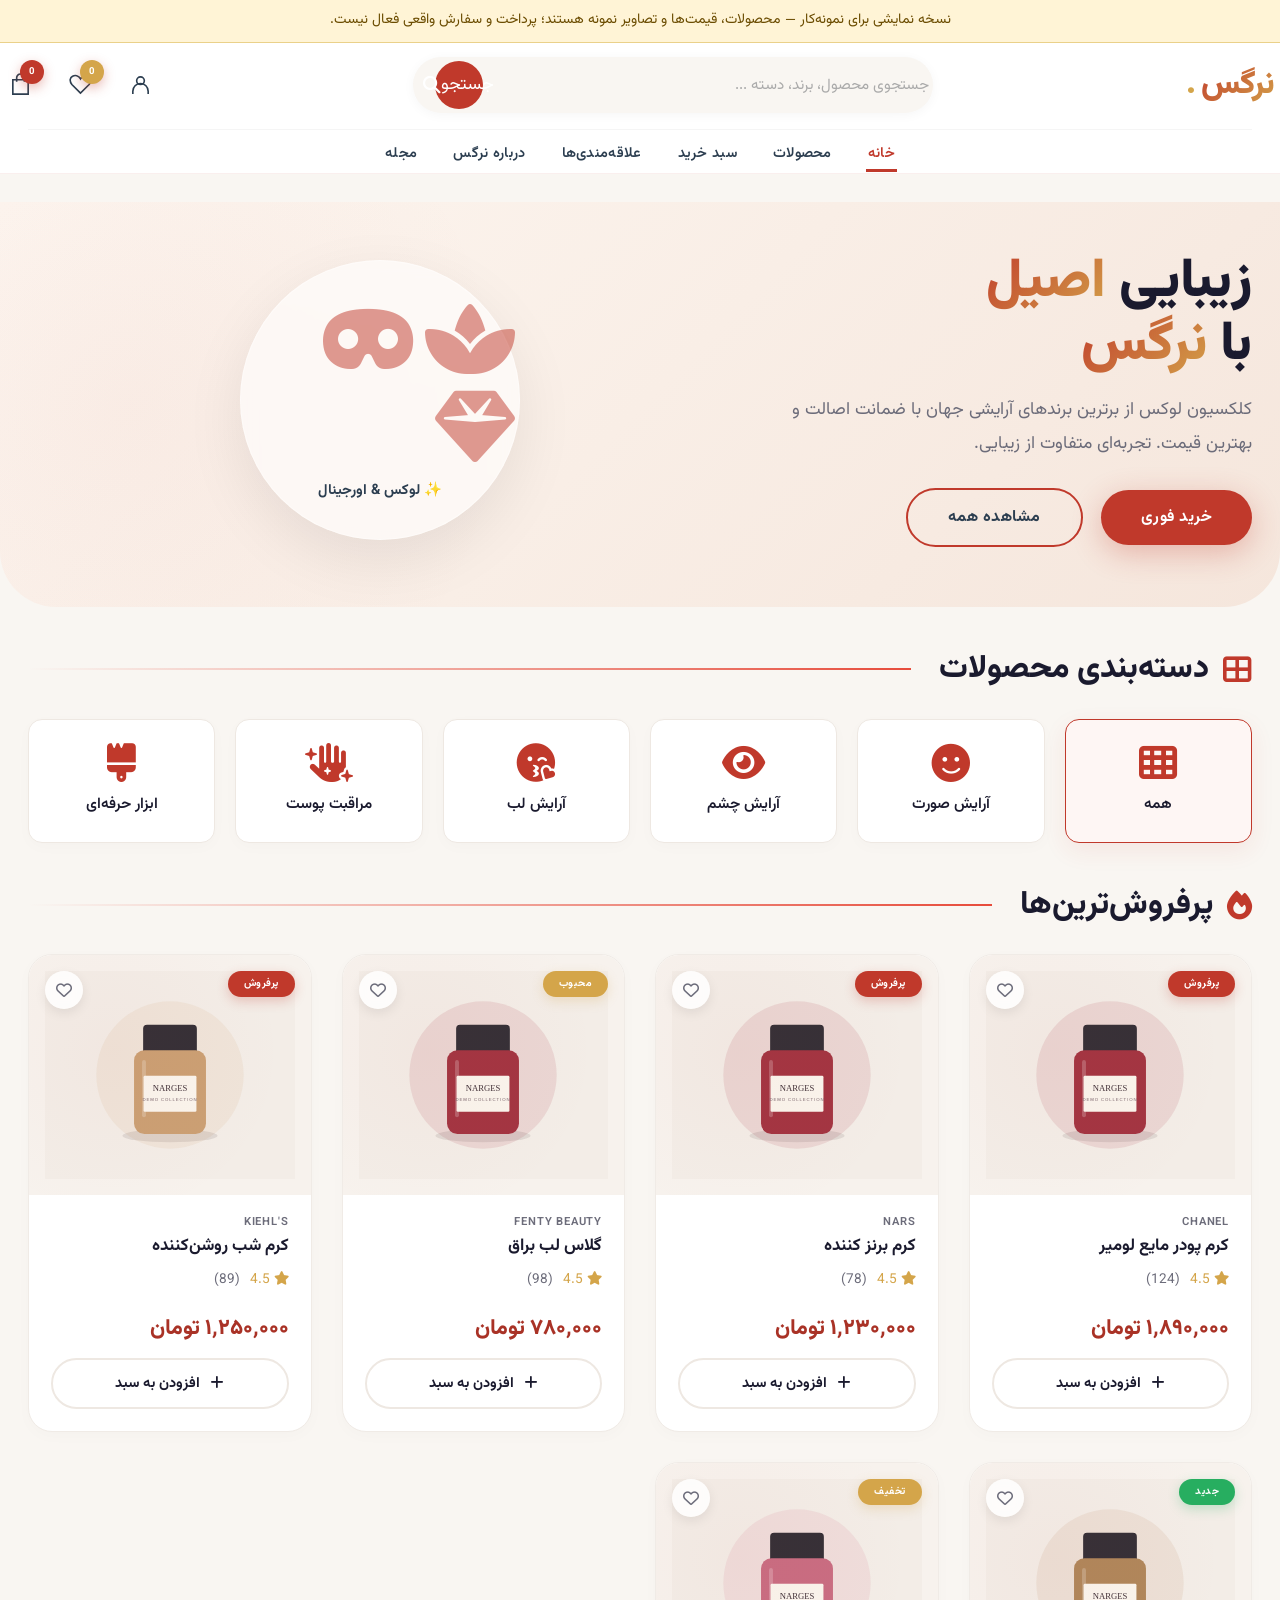
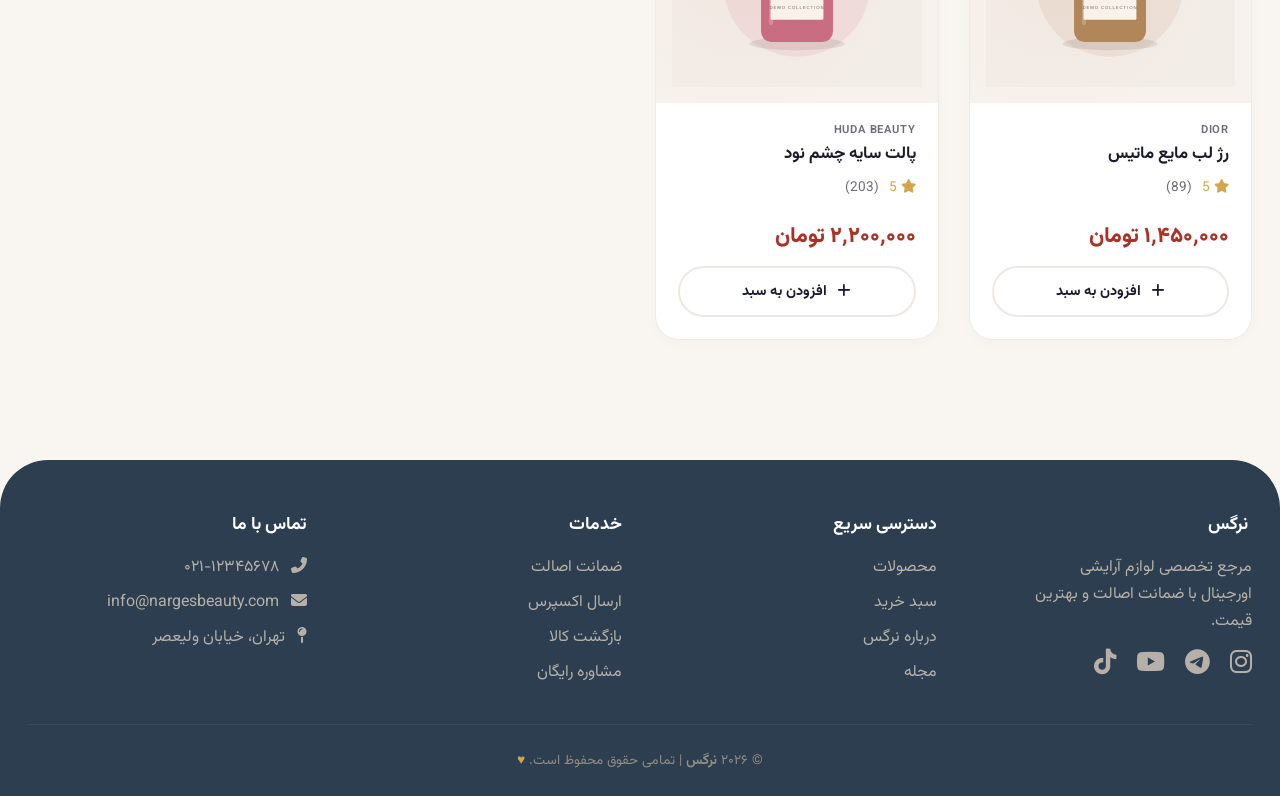
<file: index.html>
<!DOCTYPE html>
<html lang="fa" dir="rtl">
<head>
    <meta charset="UTF-8" />
    <meta name="viewport" content="width=device-width, initial-scale=1.0" />
    <meta name="description" content="نمونه‌کار فروشگاه نمایشی نرگس؛ رابط کاربری فروشگاه لوازم آرایشی با جستجو، فیلتر، علاقه‌مندی و سبد خرید آزمایشی." />
    <meta name="theme-color" content="#c0392b" />
    <title>نرگس | فروشگاه نمایشی لوازم آرایشی</title>
    <link rel="stylesheet" href="https://cdnjs.cloudflare.com/ajax/libs/font-awesome/6.5.0/css/all.min.css" />
    <link href="https://fonts.googleapis.com/css2?family=Vazirmatn:wght@300;400;500;700;900&display=swap" rel="stylesheet" />
    <link rel="stylesheet" href="styles.css">
</head>
<body>
    <div role="note" aria-label="حالت نمایشی" style="background:#fff4d6;color:#6b4c00;text-align:center;padding:9px 16px;font-size:.88rem;border-bottom:1px solid #ead18a">نسخه نمایشی برای نمونه‌کار — محصولات، قیمت‌ها و تصاویر نمونه هستند؛ پرداخت و سفارش واقعی فعال نیست.</div>

<!-- ==================== HEADER ==================== -->
<header class="header" id="app-header">
    <div class="container header-inner">
        <a href="#" class="logo" data-page="home">
            <i class="fas fa-flower"></i>
            <span class="narges">نرگس</span><span class="dot">.</span>
        </a>
        <div class="search-wrap">
            <input type="text" id="searchInput" aria-label="جستجوی محصول" placeholder="جستجوی محصول، برند، دسته ..." />
            <button id="searchBtn" aria-label="جستجو">جستجو<i class="fas fa-search"></i></button>
        </div>
        <div class="header-icons">
            <a href="#" data-page="profile" aria-label="حساب کاربری"><svg aria-hidden="true" viewBox="0 0 24 24"><circle cx="12" cy="8" r="4"/><path d="M4 22v-3a8 8 0 0 1 16 0v3"/></svg></a>
            <a href="#" data-page="wishlist" id="wishlistIcon" aria-label="علاقه‌مندی‌ها">
                <svg aria-hidden="true" viewBox="0 0 24 24"><path d="M12 21 3 12C-3 4 8-1 12 6c4-7 15-2 9 6Z"/></svg>
                <span class="badge-cart" id="wishlistCount" style="background:var(--gold);">0</span>
            </a>
            <a href="#" data-page="cart" id="cartIcon" aria-label="سبد خرید">
                <svg aria-hidden="true" viewBox="0 0 24 24"><path d="M4 7h16v15H4Z"/><path d="M8 9V5a4 4 0 0 1 8 0v4"/></svg>
                <span class="badge-cart" id="cartCount">0</span>
            </a>
        </div>
    </div>
    <nav class="container">
        <ul class="nav-links" id="navLinks">
            <li><a href="#" data-page="home" class="active">خانه</a></li>
            <li><a href="#" data-page="products">محصولات</a></li>
            <li><a href="#" data-page="cart">سبد خرید</a></li>
            <li><a href="#" data-page="wishlist">علاقه‌مندی‌ها</a></li>
            <li><a href="#" data-page="about">درباره نرگس</a></li>
            <li><a href="#" data-page="blog">مجله</a></li>
        </ul>
    </nav>
</header>

<!-- ==================== PAGE: HOME ==================== -->
<main class="page" id="page-home">
    <!-- HERO -->
    <section class="hero">
        <div class="container hero-grid">
            <div class="hero-text">
                <h1>زیبایی <span class="highlight">اصیل</span> <br />با <span class="highlight">نرگس</span></h1>
                <p>کلکسیون لوکس از برترین برندهای آرایشی جهان با ضمانت اصالت و بهترین قیمت. تجربه‌ای متفاوت از زیبایی.</p>
                <div>
                    <a href="#" class="btn" data-page="products">خرید فوری</a>
                    <a href="#" class="btn btn-outline" data-page="products">مشاهده همه</a>
                </div>
            </div>
            <div class="hero-deco">
                <div class="circle">
                    <div>
                        <i class="fas fa-spa"></i>
                        <i class="fas fa-mask"></i>
                        <i class="fas fa-gem"></i>
                    </div>
                    <span>✨ لوکس &amp; اورجینال</span>
                </div>
            </div>
        </div>
    </section>

    <!-- CATEGORIES -->
    <div class="container">
        <div class="section-title">
            <i class="fas fa-th-large"></i> دسته‌بندی محصولات
            <span class="line"></span>
        </div>
        <div class="category-grid" id="categoryGrid"></div>

        <!-- HOME PRODUCTS -->
        <div class="section-title">
            <i class="fas fa-fire"></i> پرفروش‌ترین‌ها
            <span class="line"></span>
        </div>
        <div class="product-grid" id="homeProducts"></div>
    </div>
</main>

<!-- ==================== PAGE: PRODUCTS ==================== -->
<main class="page hidden" id="page-products">
    <div class="container">
        <div class="section-title">
            <i class="fas fa-box-open"></i> همه محصولات
            <span class="line"></span>
        </div>
        <div class="filter-bar">
            <div class="group">
                <label>دسته‌بندی</label>
                <select id="filterCategory"><option value="all">همه</option></select>
            </div>
            <div class="group">
                <label>برند</label>
                <select id="filterBrand"><option value="all">همه</option></select>
            </div>
            <div class="group">
                <label>مرتب‌سازی</label>
                <select id="filterSort">
                    <option value="popular">محبوب‌ترین</option>
                    <option value="price-low">قیمت: کم به زیاد</option>
                    <option value="price-high">قیمت: زیاد به کم</option>
                </select>
            </div>
            <div class="group">
                <label>قیمت تا</label>
                <input type="number" id="priceMax" placeholder="حداکثر قیمت" style="width:120px;" />
            </div>
        </div>
        <div class="product-grid" id="allProducts"></div>
    </div>
</main>

<!-- ==================== PAGE: CART ==================== -->
<main class="page hidden" id="page-cart">
    <div class="container">
        <div class="section-title">
            <i class="fas fa-shopping-cart"></i> سبد خرید
            <span class="line"></span>
        </div>
        <div id="cartContainer"></div>
    </div>
</main>

<!-- ==================== PAGE: WISHLIST ==================== -->
<main class="page hidden" id="page-wishlist">
    <div class="container">
        <div class="section-title">
            <i class="fas fa-heart"></i> علاقه‌مندی‌های من
            <span class="line"></span>
        </div>
        <div class="product-grid" id="wishlistProducts"></div>
    </div>
</main>

<!-- ==================== PAGE: PROFILE ==================== -->
<main class="page hidden" id="page-profile">
    <div class="container">
        <div class="section-title">
            <svg aria-hidden="true" viewBox="0 0 24 24"><circle cx="12" cy="8" r="4"/><path d="M4 22v-3a8 8 0 0 1 16 0v3"/></svg> حساب کاربری
            <span class="line"></span>
        </div>
        <div class="profile-card">
            <div class="profile-head">
                <div class="profile-avatar">ن</div>
                <div>
                    <h2 style="font-size:1.4rem;">مهمان گرامی</h2>
                    <p style="color:var(--text-muted);font-size:0.9rem;margin-top:4px;">برای ثبت سفارش و پیگیری خریدها وارد حساب خود شوید.</p>
                </div>
            </div>
            <div class="profile-stats">
                <div class="profile-stat"><strong id="statCart">0</strong><span>کالا در سبد</span></div>
                <div class="profile-stat"><strong id="statWish">0</strong><span>علاقه‌مندی</span></div>
                <div class="profile-stat"><strong>۰</strong><span>سفارش قبلی</span></div>
            </div>
            <div class="profile-menu">
                <a href="#" data-page="cart"><svg aria-hidden="true" viewBox="0 0 24 24"><path d="M4 7h16v15H4Z"/><path d="M8 9V5a4 4 0 0 1 8 0v4"/></svg> سبد خرید من <i class="fas fa-chevron-left"></i></a>
                <a href="#" data-page="wishlist"><i class="fas fa-heart"></i> علاقه‌مندی‌ها <i class="fas fa-chevron-left"></i></a>
                <a href="#"><i class="fas fa-map-marker-alt"></i> آدرس‌های من <i class="fas fa-chevron-left"></i></a>
                <a href="#"><i class="fas fa-headset"></i> پشتیبانی <i class="fas fa-chevron-left"></i></a>
            </div>
        </div>
    </div>
</main>

<!-- ==================== PAGE: ABOUT ==================== -->
<main class="page hidden" id="page-about">
    <div class="container">
        <div class="section-title">
            <i class="fas fa-info-circle"></i> درباره نرگس
            <span class="line"></span>
        </div>
        <div style="background:#fff;border-radius:32px;padding:36px 44px;box-shadow:var(--shadow);">
            <h2 style="color:var(--primary);font-size:2rem;">✨ نرگس، زیبایی اصیل</h2>
            <p style="font-size:1.05rem;margin-top:12px;line-height:2;">
                <strong>نرگس</strong> با هدف ارائه <strong>لوازم آرایشی اورجینال و باکیفیت</strong> از برندهای معتبر جهان تأسیس شده است. ما با ضمانت اصالت کالا، پشتیبانی ۲۴ ساعته و مشاوره تخصصی، تجربه خریدی مطمئن و لذت‌بخش را برای شما فراهم می‌کنیم.
            </p>
            <div style="display:flex;flex-wrap:wrap;gap:30px;margin-top:28px;padding-top:24px;border-top:1px solid #eee8e2;">
                <div><i class="fas fa-check-circle" style="color:var(--primary);font-size:1.6rem;"></i> <strong>ضمانت اصالت</strong></div>
                <div><i class="fas fa-truck" style="color:var(--primary);font-size:1.6rem;"></i> <strong>ارسال سریع</strong></div>
                <div><i class="fas fa-headset" style="color:var(--primary);font-size:1.6rem;"></i> <strong>پشتیبانی ۲۴/۷</strong></div>
                <div><i class="fas fa-undo" style="color:var(--primary);font-size:1.6rem;"></i> <strong>بازگشت کالا</strong></div>
            </div>
        </div>
    </div>
</main>

<!-- ==================== PAGE: BLOG ==================== -->
<main class="page hidden" id="page-blog">
    <div class="container">
        <div class="section-title">
            <i class="fas fa-newspaper"></i> مجله زیبایی نرگس
            <span class="line"></span>
        </div>
        <div style="display:grid;grid-template-columns:repeat(auto-fill,minmax(280px,1fr));gap:28px;">
            <div style="background:#fff;border-radius:24px;padding:24px;border:1px solid #eee8e2;transition:var(--transition);">
                <i class="fas fa-pencil-alt" style="font-size:2.5rem;color:var(--primary);opacity:0.3;"></i>
                <h3 style="margin:12px 0 6px;">رازهای آرایش ماندگار</h3>
                <p style="color:var(--text-muted);font-size:0.9rem;">با تکنیک‌های حرفه‌ای آرایش خود را تا ۱۲ ساعت ماندگار کنید.</p>
            </div>
            <div style="background:#fff;border-radius:24px;padding:24px;border:1px solid #eee8e2;transition:var(--transition);">
                <i class="fas fa-leaf" style="font-size:2.5rem;color:var(--primary);opacity:0.3;"></i>
                <h3 style="margin:12px 0 6px;">مراقبت از پوست در بهار</h3>
                <p style="color:var(--text-muted);font-size:0.9rem;">با تغییر فصل، پوست خود را به بهترین شکل آبرسانی کنید.</p>
            </div>
            <div style="background:#fff;border-radius:24px;padding:24px;border:1px solid #eee8e2;transition:var(--transition);">
                <i class="fas fa-palette" style="font-size:2.5rem;color:var(--primary);opacity:0.3;"></i>
                <h3 style="margin:12px 0 6px;">ترندهای آرایشی ۲۰۲۶</h3>
                <p style="color:var(--text-muted);font-size:0.9rem;">با جدیدترین ترندهای رنگ و استایل آرایشی آشنا شوید.</p>
            </div>
        </div>
    </div>
</main>

<!-- ==================== MODAL ==================== -->
<div class="modal-overlay" id="productModal">
    <div class="modal-box">
        <button class="modal-close" id="modalClose" aria-label="بستن">×</button>
        <div class="modal-product-img" id="modalImg"></div>
        <h2 class="modal-product-name" id="modalName">نام محصول</h2>
        <div class="modal-product-brand" id="modalBrand">برند</div>
        <div class="modal-product-rating" id="modalRating"></div>
        <div class="modal-product-desc" id="modalDesc">توضیحات کامل محصول اینجا نمایش داده می‌شود.</div>
        <div class="modal-product-price" id="modalPrice">۰ تومان</div>
        <div class="modal-actions">
            <button class="btn" id="modalAddCart"><i class="fas fa-plus"></i> افزودن به سبد</button>
            <button class="btn btn-outline btn-icon-only" id="modalWish"><svg aria-hidden="true" viewBox="0 0 24 24"><path d="M12 21 3 12C-3 4 8-1 12 6c4-7 15-2 9 6Z"/></svg></button>
            <button class="btn btn-outline" id="modalCloseBtn">بستن</button>
        </div>
    </div>
</div>

<!-- ==================== CONFIRM DIALOG ==================== -->
<div class="confirm-overlay" id="confirmOverlay">
    <div class="confirm-box">
        <i class="fas fa-question-circle"></i>
        <h3 id="confirmTitle">آیا مطمئن هستید؟</h3>
        <p id="confirmText"></p>
        <div class="confirm-actions">
            <button class="confirm-no" id="confirmNo">انصراف</button>
            <button class="confirm-yes" id="confirmYes">تایید</button>
        </div>
    </div>
</div>

<!-- ==================== TOAST STACK ==================== -->
<div class="toast-stack" id="toastStack"></div>

<!-- ==================== FOOTER ==================== -->
<footer class="footer">
    <div class="container">
        <div class="footer-grid">
            <div>
                <h4><i class="fas fa-flower" style="color:var(--gold);"></i> نرگس</h4>
                <p style="color:#b7b0a8;max-width:220px;">مرجع تخصصی لوازم آرایشی اورجینال با ضمانت اصالت و بهترین قیمت.</p>
                <div class="footer-social" style="margin-top:14px;">
                    <i class="fab fa-instagram"></i>
                    <i class="fab fa-telegram"></i>
                    <i class="fab fa-youtube"></i>
                    <i class="fab fa-tiktok"></i>
                </div>
            </div>
            <div>
                <h4>دسترسی سریع</h4>
                <a href="#" data-page="products">محصولات</a>
                <a href="#" data-page="cart">سبد خرید</a>
                <a href="#" data-page="about">درباره نرگس</a>
                <a href="#" data-page="blog">مجله</a>
            </div>
            <div>
                <h4>خدمات</h4>
                <a href="#">ضمانت اصالت</a>
                <a href="#">ارسال اکسپرس</a>
                <a href="#">بازگشت کالا</a>
                <a href="#">مشاوره رایگان</a>
            </div>
            <div>
                <h4>تماس با ما</h4>
                <a href="#"><i class="fas fa-phone-alt" style="margin-left:8px;"></i> ۰۲۱-۱۲۳۴۵۶۷۸</a>
                <a href="#"><i class="fas fa-envelope" style="margin-left:8px;"></i> info@nargesbeauty.com</a>
                <a href="#"><i class="fas fa-map-pin" style="margin-left:8px;"></i> تهران، خیابان ولیعصر</a>
            </div>
        </div>
        <div class="footer-copy">
            <p>© ۲۰۲۶ <strong>نرگس</strong> | تمامی حقوق محفوظ است. <span style="color:var(--gold);">♥</span></p>
        </div>
    </div>
</footer>

<!-- ==================== SCRIPT ==================== -->
<script src="app.js" defer></script>
</body>
</html>
</file>
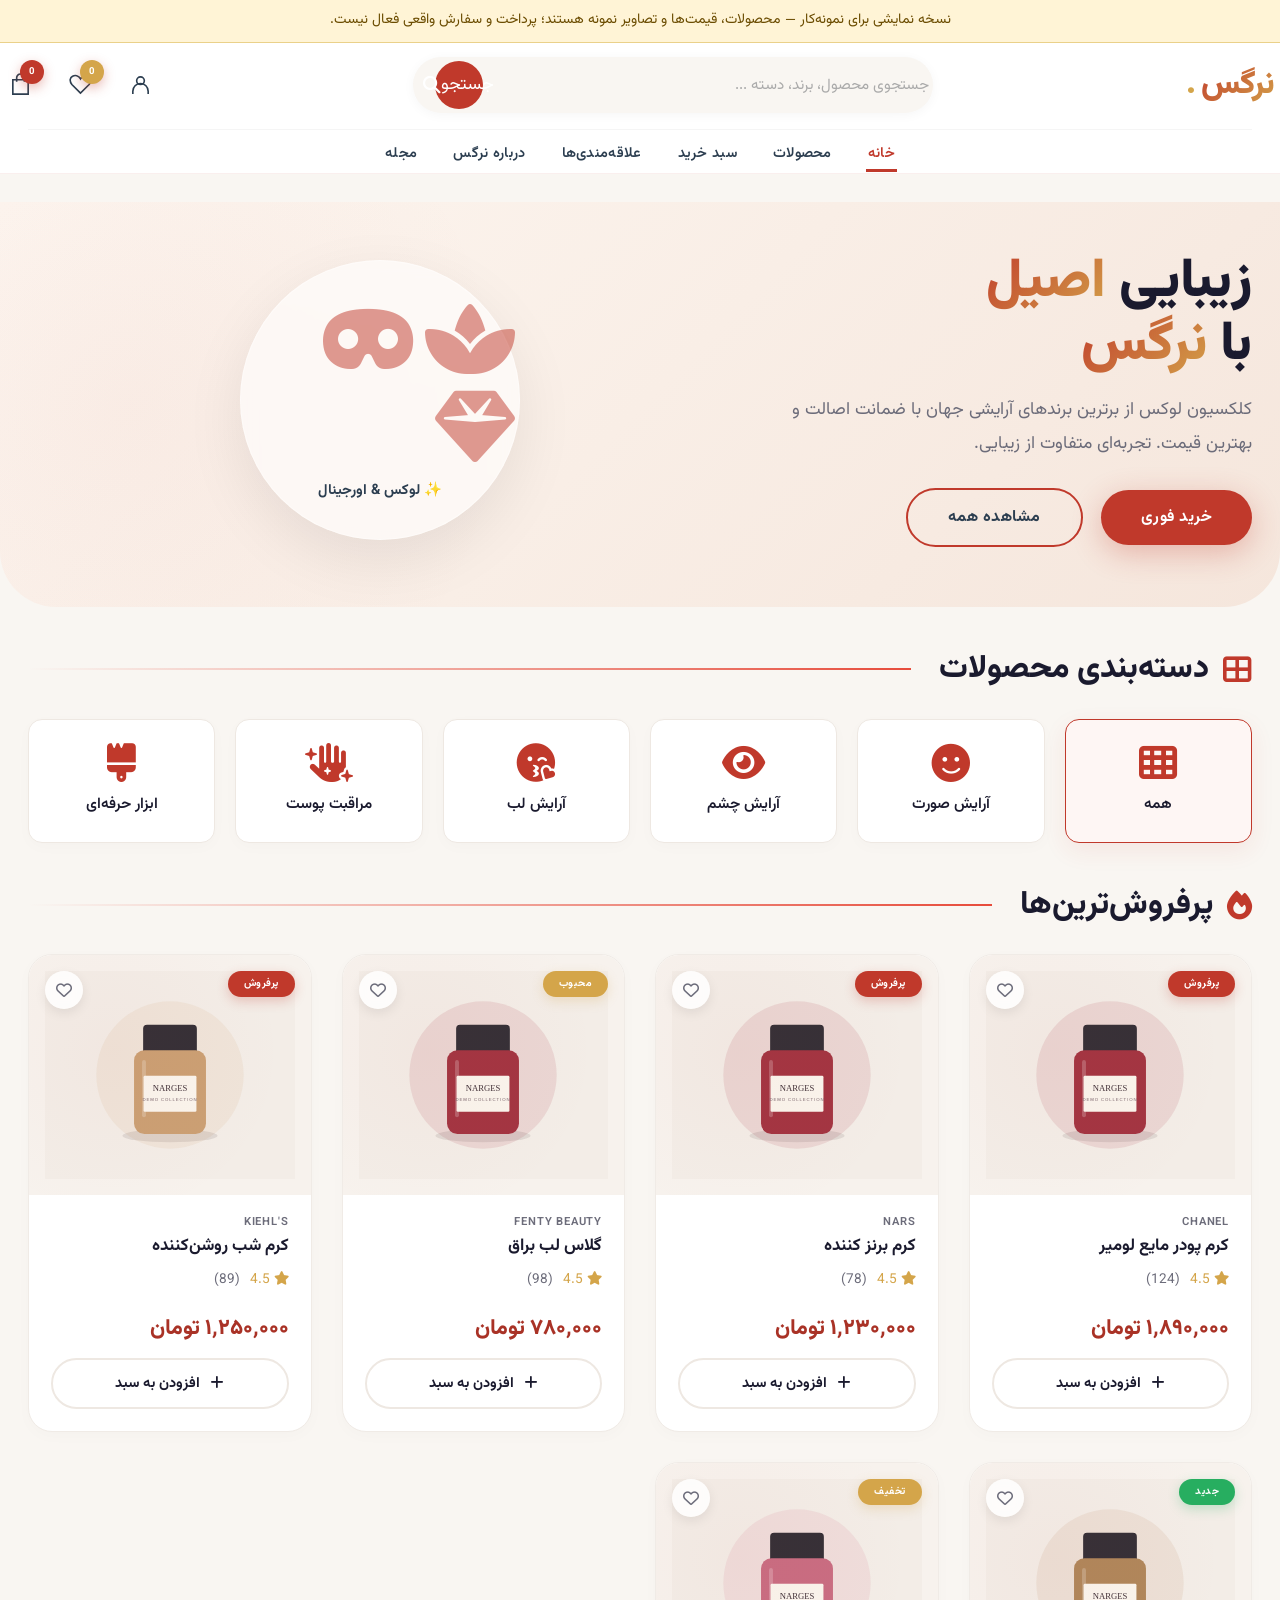
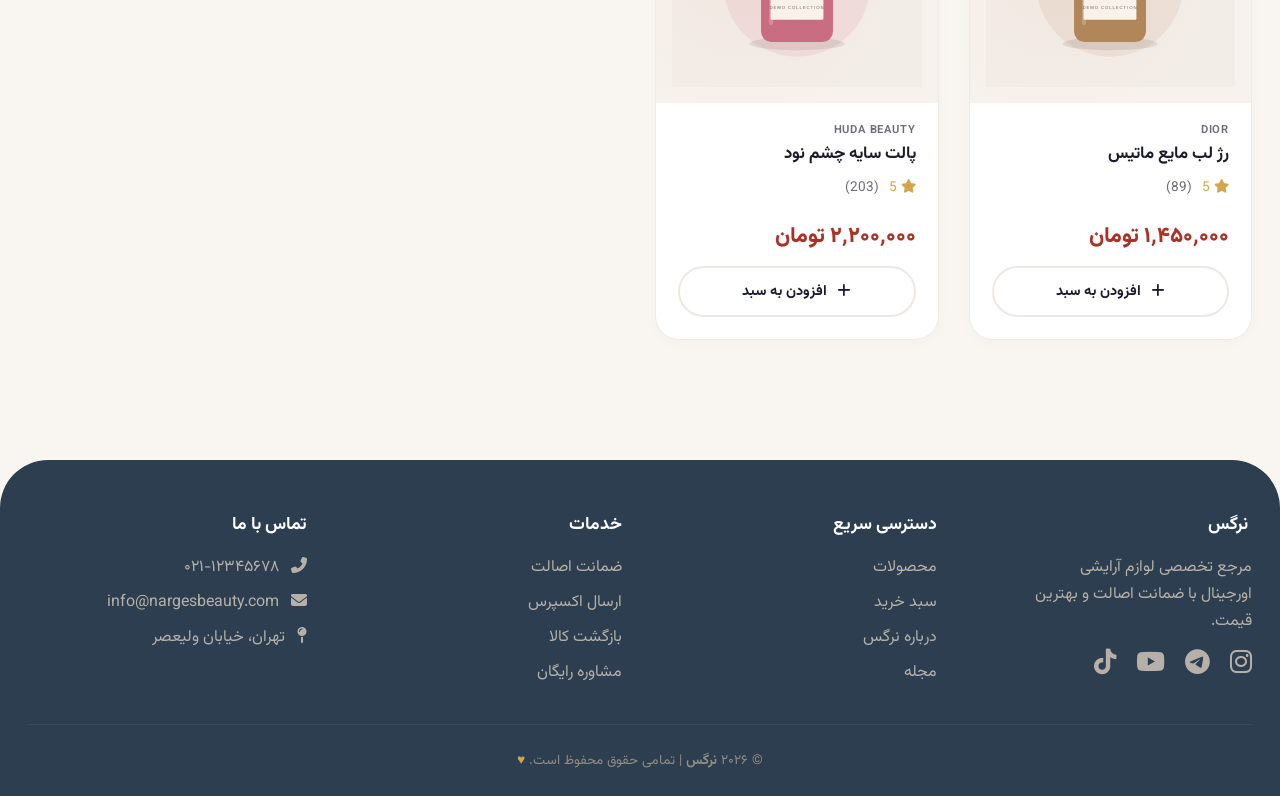
<file: لوازم آرایشی.html>
<!doctype html><html lang="fa" dir="rtl"><head><meta charset="utf-8"><meta name="viewport" content="width=device-width,initial-scale=1"><meta http-equiv="refresh" content="0;url=index.html"><title>فروشگاه نرگس</title><link rel="canonical" href="index.html"></head><body><p><a href="index.html">رفتن به فروشگاه نرگس</a></p></body></html>
</file>
<file: styles.css>
/* ==================== RESET & ROOT ==================== */
        *,
        *::before,
        *::after {
            margin: 0;
            padding: 0;
            box-sizing: border-box;
        }
        :root {
            --primary: #c0392b;
            --primary-light: #e74c3c;
            --primary-dark: #a93226;
            --secondary: #2c3e50;
            --gold: #d4a54a;
            --gold-light: #f0d080;
            --bg: #f9f6f2;
            --card: #ffffff;
            --text: #1a1a2e;
            --text-muted: #6c6c7a;
            --shadow: 0 20px 60px rgba(0, 0, 0, 0.08);
            --shadow-hover: 0 30px 80px rgba(192, 57, 43, 0.12);
            --radius: 24px;
            --radius-sm: 14px;
            --transition: 0.4s cubic-bezier(0.25, 0.46, 0.45, 0.94);
        }
        html {
            scroll-behavior: smooth;
        }
        body {
            font-family: 'Vazirmatn', sans-serif;
            background: var(--bg);
            color: var(--text);
            line-height: 1.7;
            min-height: 100vh;
            display: flex;
            flex-direction: column;
        }
        a {
            text-decoration: none;
            color: inherit;
        }
        button {
            cursor: pointer;
            font-family: inherit;
            border: none;
            background: none;
        }
        .container {
            max-width: 1320px;
            margin: 0 auto;
            padding: 0 28px;
        }
        ::-webkit-scrollbar {
            width: 8px;
        }
        ::-webkit-scrollbar-track {
            background: var(--bg);
        }
        ::-webkit-scrollbar-thumb {
            background: var(--primary-light);
            border-radius: 20px;
        }
        ::-webkit-scrollbar-thumb:hover {
            background: var(--primary);
        }

        /* ==================== HEADER ==================== */
        .header {
            background: rgba(255, 255, 255, 0.95);
            backdrop-filter: blur(20px);
            -webkit-backdrop-filter: blur(20px);
            border-bottom: 1px solid rgba(192, 57, 43, 0.08);
            position: sticky;
            top: 0;
            z-index: 1000;
            transition: var(--transition);
        }
        .header-inner {
            display: flex;
            align-items: center;
            justify-content: space-between;
            padding: 14px 0;
            flex-wrap: wrap;
            gap: 12px;
        }
        .logo {
            font-size: 2rem;
            font-weight: 900;
            letter-spacing: -0.5px;
            display: flex;
            align-items: center;
            gap: 6px;
        }
        .logo .narges {
            background: linear-gradient(135deg, var(--primary), var(--gold));
            -webkit-background-clip: text;
            -webkit-text-fill-color: transparent;
            background-clip: text;
        }
        .logo i {
            -webkit-text-fill-color: var(--primary);
            font-size: 1.8rem;
        }
        .logo .dot {
            -webkit-text-fill-color: var(--gold);
        }

        .search-wrap {
            flex: 1;
            max-width: 520px;
            min-width: 180px;
            display: flex;
            background: var(--bg);
            border-radius: 60px;
            padding: 2px 2px 2px 20px;
            align-items: center;
            border: 2px solid transparent;
            transition: var(--transition);
            box-shadow: 0 2px 12px rgba(0, 0, 0, 0.04);
        }
        .search-wrap:focus-within {
            border-color: var(--primary);
            background: #fff;
            box-shadow: 0 4px 24px rgba(192, 57, 43, 0.12);
        }
        .search-wrap input {
            flex: 1;
            border: none;
            background: transparent;
            padding: 12px 0;
            font-size: 0.95rem;
            outline: none;
            color: var(--text);
            font-family: inherit;
        }
        .search-wrap input::placeholder {
            color: #aaa;
        }
        .search-wrap button {
            background: var(--primary);
            color: #fff;
            width: 48px;
            height: 48px;
            border-radius: 60px;
            font-size: 1.1rem;
            transition: var(--transition);
            display: flex;
            align-items: center;
            justify-content: center;
        }
        .search-wrap button:hover {
            background: var(--primary-dark);
            transform: scale(0.95);
        }

        .header-icons {
            display: flex;
            gap: 20px;
            font-size: 1.4rem;
            color: var(--secondary);
        }
        .header-icons > a {
            position: relative;
            transition: var(--transition);
        }
        .header-icons > a:hover {
            color: var(--primary);
            transform: translateY(-2px);
        }
        .header-icons > a.wish-active i {
            font-weight: 900;
            color: var(--primary);
        }
        .badge-cart {
            position: absolute;
            top: -10px;
            right: -12px;
            background: var(--primary);
            color: #fff;
            font-size: 0.6rem;
            font-weight: 700;
            width: 24px;
            height: 24px;
            border-radius: 50%;
            display: flex;
            align-items: center;
            justify-content: center;
            box-shadow: 0 4px 12px rgba(192, 57, 43, 0.35);
            transition: var(--transition);
        }
        .badge-cart.bump {
            animation: bump 0.4s cubic-bezier(0.34, 1.56, 0.64, 1);
        }
        @keyframes bump {
            0% {
                transform: scale(1);
            }
            40% {
                transform: scale(1.5);
            }
            100% {
                transform: scale(1);
            }
        }

        /* ==================== NAV ==================== */
        .nav-links {
            display: flex;
            list-style: none;
            gap: 10px 32px;
            flex-wrap: wrap;
            justify-content: center;
            padding: 10px 0 6px;
            border-top: 1px solid rgba(0, 0, 0, 0.04);
            margin-top: 2px;
        }
        .nav-links a {
            font-weight: 600;
            font-size: 0.9rem;
            padding: 4px 2px;
            border-bottom: 3px solid transparent;
            transition: var(--transition);
            color: var(--secondary);
            letter-spacing: 0.3px;
            position: relative;
        }
        .nav-links a::after {
            content: '';
            position: absolute;
            bottom: -3px;
            right: 0;
            width: 0;
            height: 3px;
            background: var(--primary);
            transition: var(--transition);
        }
        .nav-links a:hover::after,
        .nav-links a.active::after {
            width: 100%;
        }
        .nav-links a.active {
            color: var(--primary);
        }

        /* ==================== PAGES ==================== */
        .page {
            flex: 1;
            padding: 28px 0 50px;
            display: block;
            animation: fadeUp 0.5s ease;
        }
        .page.hidden {
            display: none;
        }
        @keyframes fadeUp {
            0% {
                opacity: 0;
                transform: translateY(20px);
            }
            100% {
                opacity: 1;
                transform: translateY(0);
            }
        }

        /* ==================== HERO ==================== */
        .hero {
            background: linear-gradient(135deg, #fdf6f0 0%, #f5e6dc 100%);
            border-radius: 0 0 56px 56px;
            padding: 50px 0 60px;
            margin-bottom: 30px;
            position: relative;
            overflow: hidden;
        }
        .hero::before {
            content: '';
            position: absolute;
            top: -50%;
            left: -20%;
            width: 60%;
            height: 200%;
            background: radial-gradient(circle, rgba(192, 57, 43, 0.04) 0%, transparent 70%);
            border-radius: 50%;
            pointer-events: none;
        }
        .hero-grid {
            display: flex;
            flex-wrap: wrap;
            align-items: center;
            gap: 40px;
            position: relative;
            z-index: 1;
        }
        .hero-text h1 {
            font-size: 3.4rem;
            font-weight: 900;
            line-height: 1.15;
        }
        .hero-text h1 .highlight {
            background: linear-gradient(135deg, var(--primary), var(--gold));
            -webkit-background-clip: text;
            -webkit-text-fill-color: transparent;
            background-clip: text;
        }
        .hero-text p {
            font-size: 1.1rem;
            color: var(--text-muted);
            max-width: 480px;
            margin: 16px 0 28px;
            line-height: 1.9;
        }
        .btn {
            display: inline-block;
            background: var(--primary);
            color: #fff;
            padding: 14px 40px;
            border-radius: 60px;
            font-weight: 700;
            transition: var(--transition);
            box-shadow: 0 8px 30px rgba(192, 57, 43, 0.3);
            border: none;
            font-size: 1rem;
            letter-spacing: 0.5px;
        }
        .btn:hover {
            background: var(--primary-dark);
            transform: translateY(-4px);
            box-shadow: 0 14px 40px rgba(192, 57, 43, 0.4);
        }
        .btn-outline {
            background: transparent;
            color: var(--secondary);
            border: 2px solid var(--primary);
            box-shadow: none;
            margin-right: 14px;
        }
        .btn-outline:hover {
            background: var(--primary);
            color: #fff;
            transform: translateY(-4px);
            box-shadow: 0 14px 40px rgba(192, 57, 43, 0.3);
        }
        .btn-gold {
            background: var(--gold);
            box-shadow: 0 8px 30px rgba(212, 165, 74, 0.35);
        }
        .btn-gold:hover {
            background: #c49a3a;
            box-shadow: 0 14px 40px rgba(212, 165, 74, 0.45);
        }
        .hero-deco {
            flex: 1;
            min-width: 220px;
            display: flex;
            justify-content: center;
            align-items: center;
        }
        .hero-deco .circle {
            background: rgba(255, 255, 255, 0.6);
            backdrop-filter: blur(8px);
            border-radius: 50%;
            width: 280px;
            height: 280px;
            display: flex;
            align-items: center;
            justify-content: center;
            flex-direction: column;
            box-shadow: var(--shadow);
            border: 1px solid rgba(255, 255, 255, 0.4);
        }
        .hero-deco .circle i {
            font-size: 5rem;
            color: var(--primary);
            opacity: 0.5;
            margin: 4px;
        }
        .hero-deco .circle span {
            font-weight: 700;
            color: var(--secondary);
            margin-top: 8px;
            font-size: 0.9rem;
        }

        /* ==================== SECTION TITLE ==================== */
        .section-title {
            font-size: 2rem;
            font-weight: 800;
            margin: 35px 0 22px;
            display: flex;
            align-items: center;
            gap: 14px;
        }
        .section-title i {
            color: var(--primary);
            font-size: 1.8rem;
        }
        .section-title .line {
            flex: 1;
            height: 2px;
            background: linear-gradient(to left, var(--primary-light), transparent);
            margin-right: 14px;
        }

        /* ==================== CATEGORIES ==================== */
        .category-grid {
            display: grid;
            grid-template-columns: repeat(auto-fit, minmax(140px, 1fr));
            gap: 20px;
            margin-bottom: 30px;
        }
        .category-card {
            background: var(--card);
            border-radius: var(--radius-sm);
            padding: 24px 12px;
            text-align: center;
            border: 1px solid #eee8e2;
            transition: var(--transition);
            cursor: pointer;
            box-shadow: 0 4px 16px rgba(0, 0, 0, 0.02);
        }
        .category-card:hover {
            transform: translateY(-8px);
            border-color: var(--primary-light);
            box-shadow: var(--shadow-hover);
        }
        .category-card i {
            font-size: 2.4rem;
            color: var(--primary);
            display: block;
            margin-bottom: 10px;
        }
        .category-card h4 {
            font-weight: 600;
            font-size: 0.95rem;
        }
        .category-card.active-cat {
            border-color: var(--primary);
            background: #fef6f4;
            box-shadow: 0 8px 24px rgba(192, 57, 43, 0.08);
        }

        /* ==================== PRODUCT GRID ==================== */
        .product-grid {
            display: grid;
            grid-template-columns: repeat(auto-fill, minmax(250px, 1fr));
            gap: 30px;
            margin: 20px 0 30px;
        }
        .product-card {
            background: var(--card);
            border-radius: var(--radius);
            overflow: hidden;
            border: 1px solid #f0ebe6;
            transition: var(--transition);
            box-shadow: 0 4px 16px rgba(0, 0, 0, 0.02);
            position: relative;
            display: flex;
            flex-direction: column;
        }
        .product-card:hover {
            transform: translateY(-10px);
            border-color: var(--primary-light);
            box-shadow: var(--shadow-hover);
        }
        .product-badge {
            position: absolute;
            top: 16px;
            right: 16px;
            background: var(--primary);
            color: #fff;
            font-size: 0.65rem;
            font-weight: 700;
            padding: 4px 16px;
            border-radius: 40px;
            z-index: 2;
            letter-spacing: 0.5px;
            box-shadow: 0 4px 12px rgba(192, 57, 43, 0.25);
        }
        .product-badge.green {
            background: #27ae60;
            box-shadow: 0 4px 12px rgba(39, 174, 96, 0.25);
        }
        .product-badge.gold {
            background: var(--gold);
            box-shadow: 0 4px 12px rgba(212, 165, 74, 0.25);
        }
        .product-badge.purple {
            background: #8e44ad;
            box-shadow: 0 4px 12px rgba(142, 68, 173, 0.25);
        }
        .wish-btn {
            position: absolute;
            top: 16px;
            left: 16px;
            width: 38px;
            height: 38px;
            border-radius: 50%;
            background: rgba(255, 255, 255, 0.85);
            backdrop-filter: blur(6px);
            display: flex;
            align-items: center;
            justify-content: center;
            font-size: 1rem;
            color: var(--text-muted);
            z-index: 2;
            transition: var(--transition);
            box-shadow: 0 4px 12px rgba(0, 0, 0, 0.08);
        }
        .wish-btn:hover {
            color: var(--primary);
            transform: scale(1.1);
        }
        .wish-btn.active {
            color: #fff;
            background: var(--primary);
        }
        .wish-btn.pulse {
            animation: wishPulse 0.4s cubic-bezier(0.34, 1.56, 0.64, 1);
        }
        @keyframes wishPulse {
            0% {
                transform: scale(1);
            }
            50% {
                transform: scale(1.3);
            }
            100% {
                transform: scale(1);
            }
        }
        .product-img {
            height: 240px;
            background: #f7f2ed;
            display: flex;
            align-items: center;
            justify-content: center;
            padding: 16px;
            position: relative;
            overflow: hidden;
        }
        .product-img img {
            width: 100%;
            height: 100%;
            object-fit: contain;
            transition: transform 0.5s ease;
        }
        .product-card:hover .product-img img {
            transform: scale(1.05);
        }
        .product-img .img-bg {
            position: absolute;
            inset: 0;
            background: radial-gradient(circle at 30% 40%, rgba(192, 57, 43, 0.03) 0%, transparent 70%);
        }
        .product-info {
            padding: 18px 22px 22px;
            flex: 1;
            display: flex;
            flex-direction: column;
        }
        .product-brand {
            font-size: 0.7rem;
            font-weight: 600;
            color: var(--text-muted);
            letter-spacing: 0.8px;
            text-transform: uppercase;
        }
        .product-name {
            font-weight: 700;
            font-size: 1.05rem;
            margin: 4px 0 6px;
            line-height: 1.3;
        }
        .product-price {
            font-weight: 800;
            font-size: 1.35rem;
            margin-top: auto;
            padding-top: 10px;
            color: var(--primary-dark);
        }
        .product-price small {
            font-weight: 400;
            font-size: 0.7rem;
            color: var(--text-muted);
            margin-right: 4px;
        }
        .product-rating {
            color: var(--gold);
            font-size: 0.85rem;
            margin: 4px 0 10px;
        }
        .product-rating span {
            color: var(--text-muted);
            font-weight: 400;
            margin-right: 6px;
        }
        .btn-add {
            width: 100%;
            padding: 12px;
            border-radius: 60px;
            border: 2px solid #eee8e2;
            background: transparent;
            font-weight: 700;
            color: var(--text);
            transition: var(--transition);
            display: flex;
            align-items: center;
            justify-content: center;
            gap: 10px;
            margin-top: 10px;
            font-size: 0.9rem;
        }
        .btn-add:hover {
            background: var(--primary);
            border-color: var(--primary);
            color: #fff;
            box-shadow: 0 8px 24px rgba(192, 57, 43, 0.2);
        }
        .btn-add.in-cart {
            background: var(--primary);
            border-color: var(--primary);
            color: #fff;
        }
        .btn-add.in-cart:hover {
            background: var(--primary-dark);
            border-color: var(--primary-dark);
        }

        /* ==================== FILTER BAR ==================== */
        .filter-bar {
            display: flex;
            flex-wrap: wrap;
            gap: 14px 24px;
            align-items: center;
            padding: 16px 0;
            border-bottom: 1px solid #eee8e2;
            margin-bottom: 20px;
        }
        .filter-bar .group {
            display: flex;
            align-items: center;
            gap: 8px;
        }
        .filter-bar label {
            font-weight: 600;
            font-size: 0.85rem;
            color: var(--text-muted);
        }
        .filter-bar select,
        .filter-bar input {
            padding: 8px 18px;
            border-radius: 40px;
            border: 1.5px solid #e5ddd6;
            background: #fff;
            font-family: inherit;
            font-size: 0.9rem;
            outline: none;
            transition: var(--transition);
            color: var(--text);
        }
        .filter-bar select:focus,
        .filter-bar input:focus {
            border-color: var(--primary);
            box-shadow: 0 0 0 4px rgba(192, 57, 43, 0.1);
        }

        /* ==================== MODAL ==================== */
        .modal-overlay {
            position: fixed;
            inset: 0;
            background: rgba(0, 0, 0, 0.5);
            backdrop-filter: blur(8px);
            -webkit-backdrop-filter: blur(8px);
            z-index: 2000;
            display: flex;
            align-items: center;
            justify-content: center;
            padding: 20px;
            opacity: 0;
            visibility: hidden;
            transition: 0.35s ease;
        }
        .modal-overlay.open {
            opacity: 1;
            visibility: visible;
        }
        .modal-box {
            background: #fffcf9;
            border-radius: 40px;
            max-width: 640px;
            width: 100%;
            padding: 36px 40px;
            position: relative;
            transform: scale(0.92) translateY(20px);
            transition: 0.4s cubic-bezier(0.34, 1.56, 0.64, 1);
            max-height: 92vh;
            overflow-y: auto;
            box-shadow: 0 40px 80px rgba(0, 0, 0, 0.2);
        }
        .modal-overlay.open .modal-box {
            transform: scale(1) translateY(0);
        }
        .modal-close {
            position: absolute;
            top: 18px;
            left: 22px;
            font-size: 1.6rem;
            color: var(--text-muted);
            transition: var(--transition);
            width: 44px;
            height: 44px;
            border-radius: 50%;
            display: flex;
            align-items: center;
            justify-content: center;
            background: rgba(0, 0, 0, 0.04);
        }
        .modal-close:hover {
            color: var(--primary);
            background: rgba(192, 57, 43, 0.08);
            transform: rotate(90deg);
        }
        .modal-product-img {
            text-align: center;
            padding: 10px 0;
            background: #f7f2ed;
            border-radius: 20px;
            margin-bottom: 16px;
            min-height: 200px;
            display: flex;
            align-items: center;
            justify-content: center;
        }
        .modal-product-img img {
            max-width: 100%;
            max-height: 280px;
            object-fit: contain;
        }
        .modal-product-name {
            font-size: 2rem;
            font-weight: 800;
            line-height: 1.2;
        }
        .modal-product-brand {
            color: var(--text-muted);
            font-weight: 500;
            font-size: 0.95rem;
        }
        .modal-product-desc {
            margin: 14px 0 18px;
            color: #4a3d34;
            line-height: 1.9;
            font-size: 0.95rem;
        }
        .modal-product-price {
            font-size: 2rem;
            font-weight: 900;
            color: var(--primary-dark);
        }
        .modal-product-rating {
            color: var(--gold);
            font-size: 1.1rem;
            margin: 6px 0 8px;
        }
        .modal-actions {
            display: flex;
            gap: 14px;
            margin-top: 22px;
            flex-wrap: wrap;
        }
        .modal-actions .btn {
            flex: 1;
            text-align: center;
            min-width: 130px;
        }
        .modal-actions .btn-icon-only {
            flex: 0 0 auto;
            min-width: 56px;
            width: 56px;
            padding: 14px;
            display: flex;
            align-items: center;
            justify-content: center;
        }

        /* ==================== CART ==================== */
        .cart-item {
            display: flex;
            flex-wrap: wrap;
            gap: 16px;
            align-items: center;
            background: var(--card);
            padding: 16px 24px;
            border-radius: var(--radius-sm);
            border: 1px solid #eee8e2;
            margin-bottom: 12px;
            transition: var(--transition);
            box-shadow: 0 2px 8px rgba(0, 0, 0, 0.02);
        }
        .cart-item:hover {
            border-color: var(--primary-light);
            box-shadow: var(--shadow);
        }
        .cart-item-info {
            flex: 2;
            min-width: 150px;
        }
        .cart-item-info h4 {
            font-weight: 700;
            font-size: 1.05rem;
        }
        .cart-item-info small {
            color: var(--text-muted);
        }
        .cart-item-price {
            font-weight: 700;
            color: var(--primary-dark);
        }
        .cart-item-qty {
            display: flex;
            align-items: center;
            gap: 12px;
        }
        .cart-item-qty button {
            width: 36px;
            height: 36px;
            border-radius: 50%;
            border: 1.5px solid #ddd3cb;
            transition: var(--transition);
            font-weight: 700;
            font-size: 1.1rem;
            display: flex;
            align-items: center;
            justify-content: center;
        }
        .cart-item-qty button:hover {
            background: var(--primary);
            color: #fff;
            border-color: var(--primary);
        }
        .cart-item-qty span {
            font-weight: 700;
            min-width: 32px;
            text-align: center;
            font-size: 1.1rem;
        }
        .cart-item-remove {
            color: #b35a4a;
            font-size: 1.2rem;
            transition: var(--transition);
            padding: 6px;
        }
        .cart-item-remove:hover {
            color: var(--primary);
            transform: scale(1.15);
        }
        .cart-total {
            font-size: 1.7rem;
            font-weight: 800;
            text-align: left;
            padding: 18px 0;
            border-top: 2px dashed #e0d6ce;
            margin-top: 12px;
            color: var(--primary-dark);
        }
        .cart-actions {
            display: flex;
            gap: 16px;
            flex-wrap: wrap;
            margin-top: 16px;
        }

        /* ==================== EMPTY STATE ==================== */
        .empty-state {
            text-align: center;
            padding: 60px 20px;
            color: var(--text-muted);
        }
        .empty-state i {
            font-size: 4.5rem;
            color: #e0d6ce;
            margin-bottom: 18px;
            display: block;
        }
        .empty-state h3 {
            font-size: 1.3rem;
            color: var(--text);
        }

        /* ==================== PROFILE PAGE ==================== */
        .profile-card {
            background: #fff;
            border-radius: 32px;
            padding: 36px 44px;
            box-shadow: var(--shadow);
        }
        .profile-avatar {
            width: 84px;
            height: 84px;
            border-radius: 50%;
            background: linear-gradient(135deg, var(--primary), var(--gold));
            display: flex;
            align-items: center;
            justify-content: center;
            font-size: 2rem;
            color: #fff;
            font-weight: 800;
            flex-shrink: 0;
        }
        .profile-head {
            display: flex;
            align-items: center;
            gap: 20px;
            flex-wrap: wrap;
        }
        .profile-stats {
            display: grid;
            grid-template-columns: repeat(auto-fit, minmax(140px, 1fr));
            gap: 18px;
            margin-top: 30px;
            padding-top: 26px;
            border-top: 1px solid #eee8e2;
        }
        .profile-stat {
            text-align: center;
            padding: 18px 10px;
            border-radius: var(--radius-sm);
            background: var(--bg);
        }
        .profile-stat strong {
            display: block;
            font-size: 1.6rem;
            color: var(--primary-dark);
            font-weight: 800;
        }
        .profile-stat span {
            font-size: 0.82rem;
            color: var(--text-muted);
        }
        .profile-menu {
            margin-top: 28px;
            display: flex;
            flex-direction: column;
            gap: 4px;
        }
        .profile-menu a {
            display: flex;
            align-items: center;
            gap: 14px;
            padding: 16px 8px;
            border-bottom: 1px solid #f2ede8;
            font-weight: 600;
            transition: var(--transition);
        }
        .profile-menu a:hover {
            color: var(--primary);
            padding-right: 10px;
        }
        .profile-menu a i:first-child {
            width: 22px;
            text-align: center;
            color: var(--primary);
        }
        .profile-menu a i:last-child {
            margin-right: auto;
            color: var(--text-muted);
        }

        /* ==================== TOAST ==================== */
        .toast-stack {
            position: fixed;
            bottom: 28px;
            left: 50%;
            transform: translateX(-50%);
            z-index: 4000;
            display: flex;
            flex-direction: column;
            gap: 10px;
            align-items: center;
            width: 100%;
            padding: 0 16px;
            pointer-events: none;
        }
        .toast {
            background: var(--secondary);
            color: #fff;
            padding: 14px 26px;
            border-radius: 60px;
            font-weight: 600;
            font-size: 0.9rem;
            display: flex;
            align-items: center;
            gap: 10px;
            box-shadow: 0 16px 40px rgba(0, 0, 0, 0.25);
            opacity: 0;
            transform: translateY(16px) scale(0.95);
            transition: 0.35s cubic-bezier(0.34, 1.56, 0.64, 1);
            max-width: 90vw;
        }
        .toast.show {
            opacity: 1;
            transform: translateY(0) scale(1);
        }
        .toast i {
            color: var(--gold-light);
            font-size: 1.05rem;
        }
        .toast.toast-danger i {
            color: #ff8a7a;
        }

        /* ==================== CONFIRM DIALOG ==================== */
        .confirm-overlay {
            position: fixed;
            inset: 0;
            background: rgba(0, 0, 0, 0.5);
            backdrop-filter: blur(6px);
            z-index: 3500;
            display: flex;
            align-items: center;
            justify-content: center;
            padding: 20px;
            opacity: 0;
            visibility: hidden;
            transition: 0.3s ease;
        }
        .confirm-overlay.open {
            opacity: 1;
            visibility: visible;
        }
        .confirm-box {
            background: #fff;
            border-radius: 28px;
            padding: 32px;
            max-width: 380px;
            width: 100%;
            text-align: center;
            transform: scale(0.9);
            transition: 0.3s cubic-bezier(0.34, 1.56, 0.64, 1);
            box-shadow: 0 30px 70px rgba(0, 0, 0, 0.25);
        }
        .confirm-overlay.open .confirm-box {
            transform: scale(1);
        }
        .confirm-box i {
            font-size: 2.4rem;
            color: var(--primary);
            margin-bottom: 12px;
        }
        .confirm-box h3 {
            font-size: 1.15rem;
            margin-bottom: 8px;
        }
        .confirm-box p {
            color: var(--text-muted);
            font-size: 0.9rem;
            margin-bottom: 22px;
        }
        .confirm-box .confirm-actions {
            display: flex;
            gap: 12px;
        }
        .confirm-box .confirm-actions button {
            flex: 1;
            padding: 12px;
            border-radius: 40px;
            font-weight: 700;
        }
        .confirm-box .confirm-yes {
            background: var(--primary);
            color: #fff;
        }
        .confirm-box .confirm-yes:hover {
            background: var(--primary-dark);
        }
        .confirm-box .confirm-no {
            background: var(--bg);
            color: var(--text);
        }
        .confirm-box .confirm-no:hover {
            background: #efe7df;
        }

        /* ==================== FOOTER ==================== */
        .footer {
            background: var(--secondary);
            color: #cdc8c0;
            padding: 50px 0 24px;
            border-radius: 48px 48px 0 0;
            margin-top: 40px;
        }
        .footer-grid {
            display: grid;
            grid-template-columns: repeat(auto-fit, minmax(180px, 1fr));
            gap: 36px;
            margin-bottom: 30px;
        }
        .footer h4 {
            color: #fff;
            font-weight: 700;
            margin-bottom: 14px;
            font-size: 1.1rem;
        }
        .footer a {
            color: #b7b0a8;
            display: block;
            margin-bottom: 8px;
            transition: var(--transition);
        }
        .footer a:hover {
            color: var(--gold-light);
            padding-right: 6px;
        }
        .footer-social i {
            font-size: 1.6rem;
            margin-left: 16px;
            color: #b7b0a8;
            transition: var(--transition);
        }
        .footer-social i:hover {
            color: var(--gold-light);
            transform: scale(1.1);
        }
        .footer-copy {
            border-top: 1px solid rgba(255, 255, 255, 0.06);
            padding-top: 24px;
            text-align: center;
            font-size: 0.85rem;
            color: #928b83;
        }

        /* ==================== RESPONSIVE ==================== */
        @media (max-width: 992px) {
            .hero-text h1 {
                font-size: 2.8rem;
            }
            .hero-deco .circle {
                width: 220px;
                height: 220px;
            }
            .hero-deco .circle i {
                font-size: 3.5rem;
            }
        }
        @media (max-width: 768px) {
            .header-inner {
                flex-direction: column;
                align-items: stretch;
            }
            .search-wrap {
                max-width: 100%;
            }
            .hero-text h1 {
                font-size: 2.2rem;
            }
            .hero {
                padding: 30px 0 40px;
            }
            .product-grid {
                grid-template-columns: repeat(auto-fill, minmax(180px, 1fr));
                gap: 18px;
            }
            .modal-box {
                padding: 26px 20px;
            }
            .filter-bar {
                flex-direction: column;
                align-items: stretch;
            }
            .filter-bar .group {
                flex-wrap: wrap;
            }
            .section-title {
                font-size: 1.5rem;
            }
            .nav-links {
                gap: 6px 18px;
            }
            .profile-card {
                padding: 26px 20px;
            }
            .product-img {
                height: 180px;
            }
        }
        @media (max-width: 480px) {
            .container {
                padding: 0 14px;
            }
            .product-grid {
                grid-template-columns: 1fr 1fr;
                gap: 12px;
            }
            .product-info {
                padding: 12px 14px 16px;
            }
            .product-name {
                font-size: 0.9rem;
            }
            .product-price {
                font-size: 1.1rem;
            }
            .btn-add {
                padding: 8px;
                font-size: 0.8rem;
            }
            .hero-text h1 {
                font-size: 1.8rem;
            }
            .hero-deco .circle {
                width: 160px;
                height: 160px;
            }
            .hero-deco .circle i {
                font-size: 2.5rem;
            }
            .logo {
                font-size: 1.5rem;
            }
            .product-img {
                height: 140px;
            }
        }

:focus-visible { outline: 3px solid #8b3c18; outline-offset: 3px; }
@media(prefers-reduced-motion: reduce) { *,*::before,*::after { animation: none !important; transition: none !important; scroll-behavior: auto !important; } }

body { overflow-x: clip; }
.product-card img { background: #f3ede7; }

.header-icons > a { position: relative; display: inline-flex; align-items: center; justify-content: center; min-width: 40px; min-height: 44px; }
.header-icons .badge-cart { right: -4px; top: -3px; }
.header-icons svg { width: 23px; height: 23px; stroke: currentColor; fill: none; stroke-width: 1.7; }
</file>
